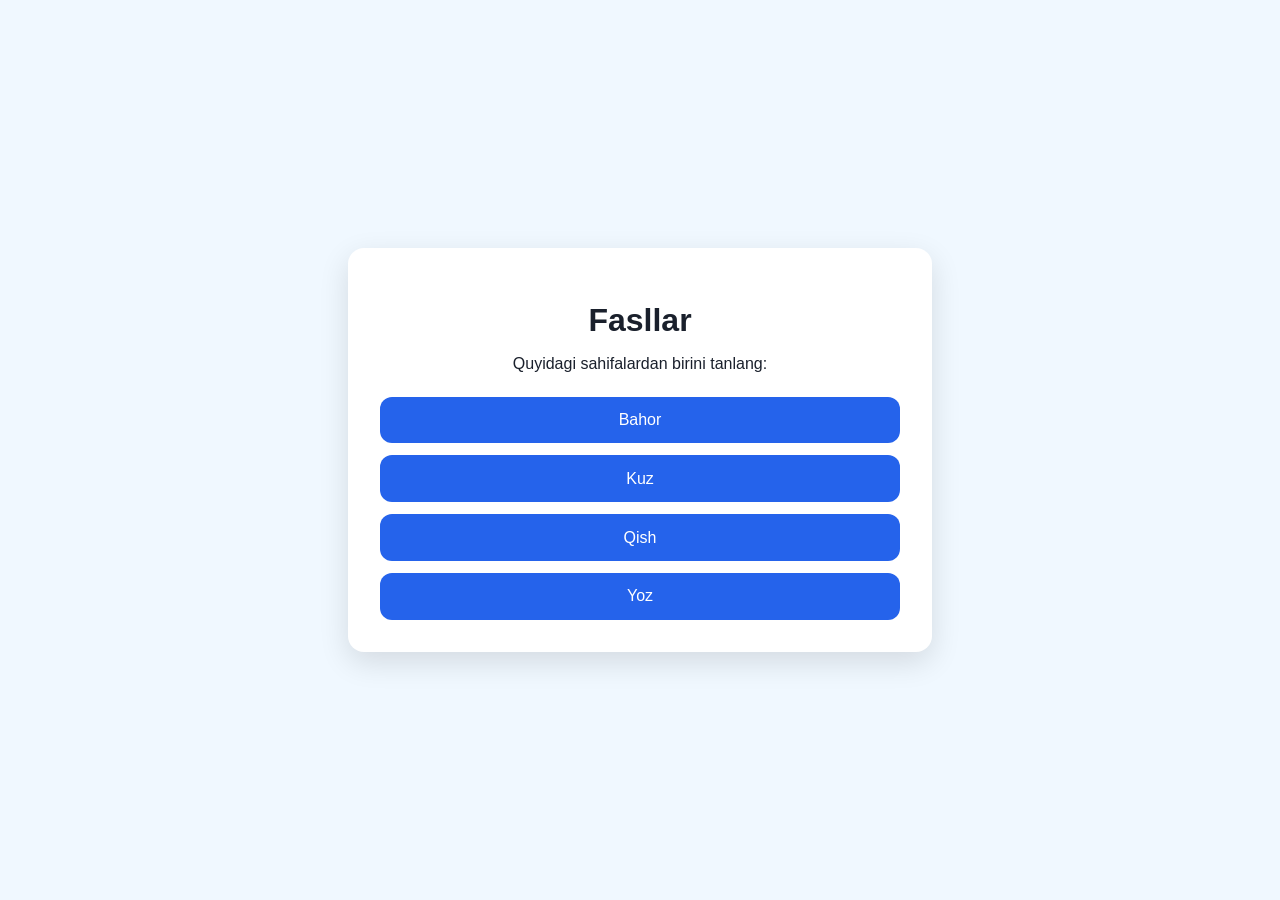
<file: index.html>
<!DOCTYPE html>
<html lang="uz">
<head>
  <meta charset="UTF-8" />
  <meta name="viewport" content="width=device-width, initial-scale=1.0" />
  <title>Fasllar</title>
  <style>
    body {
      font-family: Arial, sans-serif;
      min-height: 100vh;
      margin: 0;
      display: grid;
      place-items: center;
      background: #f0f8ff;
      color: #1a202c;
    }
    .container {
      text-align: center;
      padding: 2rem;
      border-radius: 1rem;
      box-shadow: 0 10px 30px rgba(0, 0, 0, 0.12);
      background: white;
      max-width: 520px;
      width: 100%;
    }
    h1 {
      margin-bottom: 1rem;
    }
    .links {
      display: grid;
      gap: 0.75rem;
      margin-top: 1.5rem;
    }
    .links a {
      display: block;
      padding: 0.9rem 1.1rem;
      border-radius: 0.75rem;
      text-decoration: none;
      color: #fff;
      background: #2563eb;
      transition: transform 0.2s ease, background 0.2s ease;
    }
    .links a:hover {
      transform: translateY(-1px);
      background: #1d4ed8;
    }
  </style>
</head>
<body>
  <div class="container">
    <h1>Fasllar</h1>
    <p>Quyidagi sahifalardan birini tanlang:</p>
    <div class="links">
      <a href="Bahor.html">Bahor</a>
      <a href="Kuz.html">Kuz</a>
      <a href="Qish.html">Qish</a>
      <a href="Yoz.html">Yoz</a>
    </div>
  </div>
</body>
</html>
</file>
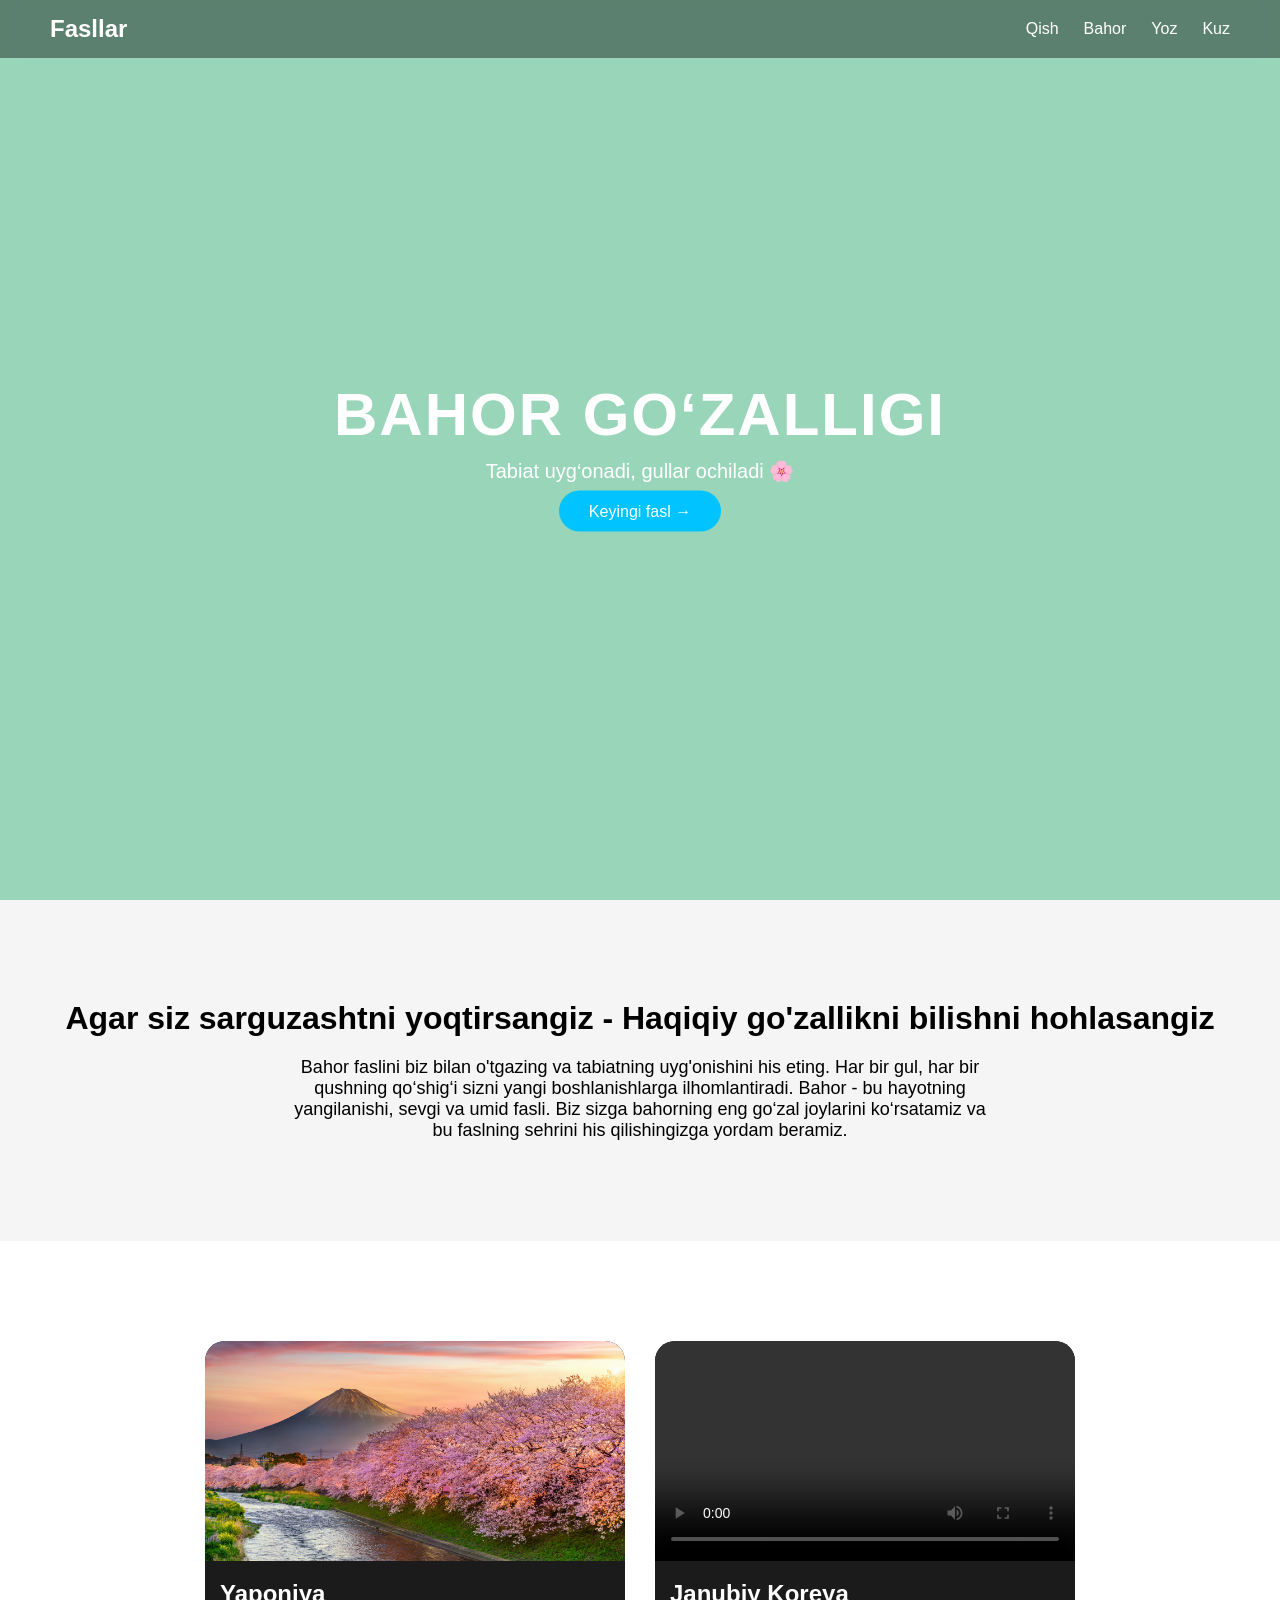
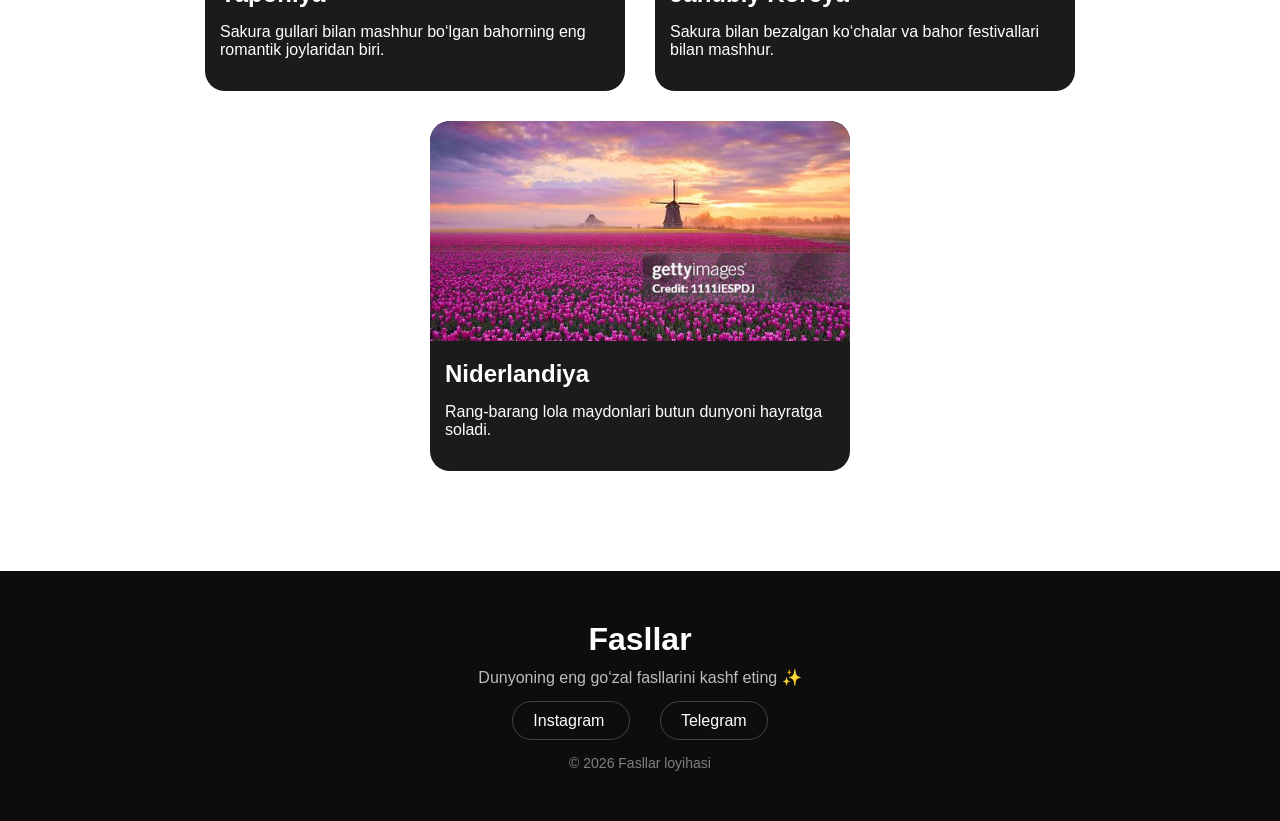
<file: Bahor.html>
<!DOCTYPE html>
<html lang="uz">
<head>
    <meta charset="UTF-8">
    <title>Bahor</title>
    <link rel="stylesheet" href="Bahor.css">
</head>
<body>
    <!-- NAV -->
    <nav>
        <div class="logo">Fasllar</div>
        <ul>
            <li><a href="Qish.html">Qish</a></li>
            <li><a href="Bahor.html">Bahor</a></li>
            <li><a href="Yoz.html">Yoz</a></li>
            <li><a href="Kuz.html">Kuz</a></li>
        </ul>
    </nav>

    <!-- HERO -->
    <main class="hero">

        <video autoplay muted loop class="bg-video">
            <source src="/video/spring.mp4" type="video/mp4">
        </video>

        <div class="overlay spring-overlay"></div>

        <div class="content">
            <h1>BAHOR GO‘ZALLIGI</h1>
            <p>Tabiat uyg‘onadi, gullar ochiladi 🌸</p>
            <a href="Yoz.html" class="btn">Keyingi fasl →</a>
        </div>

    </main>

    <!-- SECTION -->
    <section class="info">
        <h2>Agar siz sarguzashtni yoqtirsangiz - Haqiqiy go'zallikni bilishni hohlasangiz</h2>
        <p>
            Bahor faslini biz bilan o'tgazing va tabiatning uyg'onishini his eting.
             Har bir gul, har bir qushning qo‘shig‘i sizni yangi boshlanishlarga ilhomlantiradi. 
             Bahor - bu hayotning yangilanishi, sevgi va umid fasli. 
             Biz sizga bahorning eng go‘zal joylarini ko‘rsatamiz va bu faslning sehrini his qilishingizga yordam beramiz.
        </p>
    </section>

    <section id="places" class="places">

    <div class="card">
        <img src="/img/yaponiya.jpg" alt="Yaponiya">

        <h2>Yaponiya</h2>

        <p>
            Sakura gullari bilan mashhur bo‘lgan
            bahorning eng romantik joylaridan biri.
        </p>
    </div> 

    <div class="card">
        <video controls>
            <source src="/video/koreya.mp4" type="video/mp4">
        </video>

        <h2>Janubiy Koreya</h2>

        <p>
            Sakura bilan bezalgan ko‘chalar
            va bahor festivallari bilan mashhur.
        </p>
    </div>
    
    <div class="card">
        <img src="/img/niderlandiya.jpg" alt="Niderlandiya">

        <h2>Niderlandiya</h2>

        <p>
            Rang-barang lola maydonlari
            butun dunyoni hayratga soladi.
        </p>
    </div>

    </section>

    <!-- FOOTER -->
      <!-- FOOTER -->
  <footer>

        <h2>Fasllar</h2>

        <p>
            Dunyoning eng go‘zal fasllarini kashf eting ✨
        </p>

        <div class="socials">

            <a href="#">
                Instagram
            </a>

            <a href="#">
                Telegram
            </a>

        </div>

        <p class="copy">
            © 2026 Fasllar loyihasi
        </p>

    </footer>

</body>
</html>
</file>
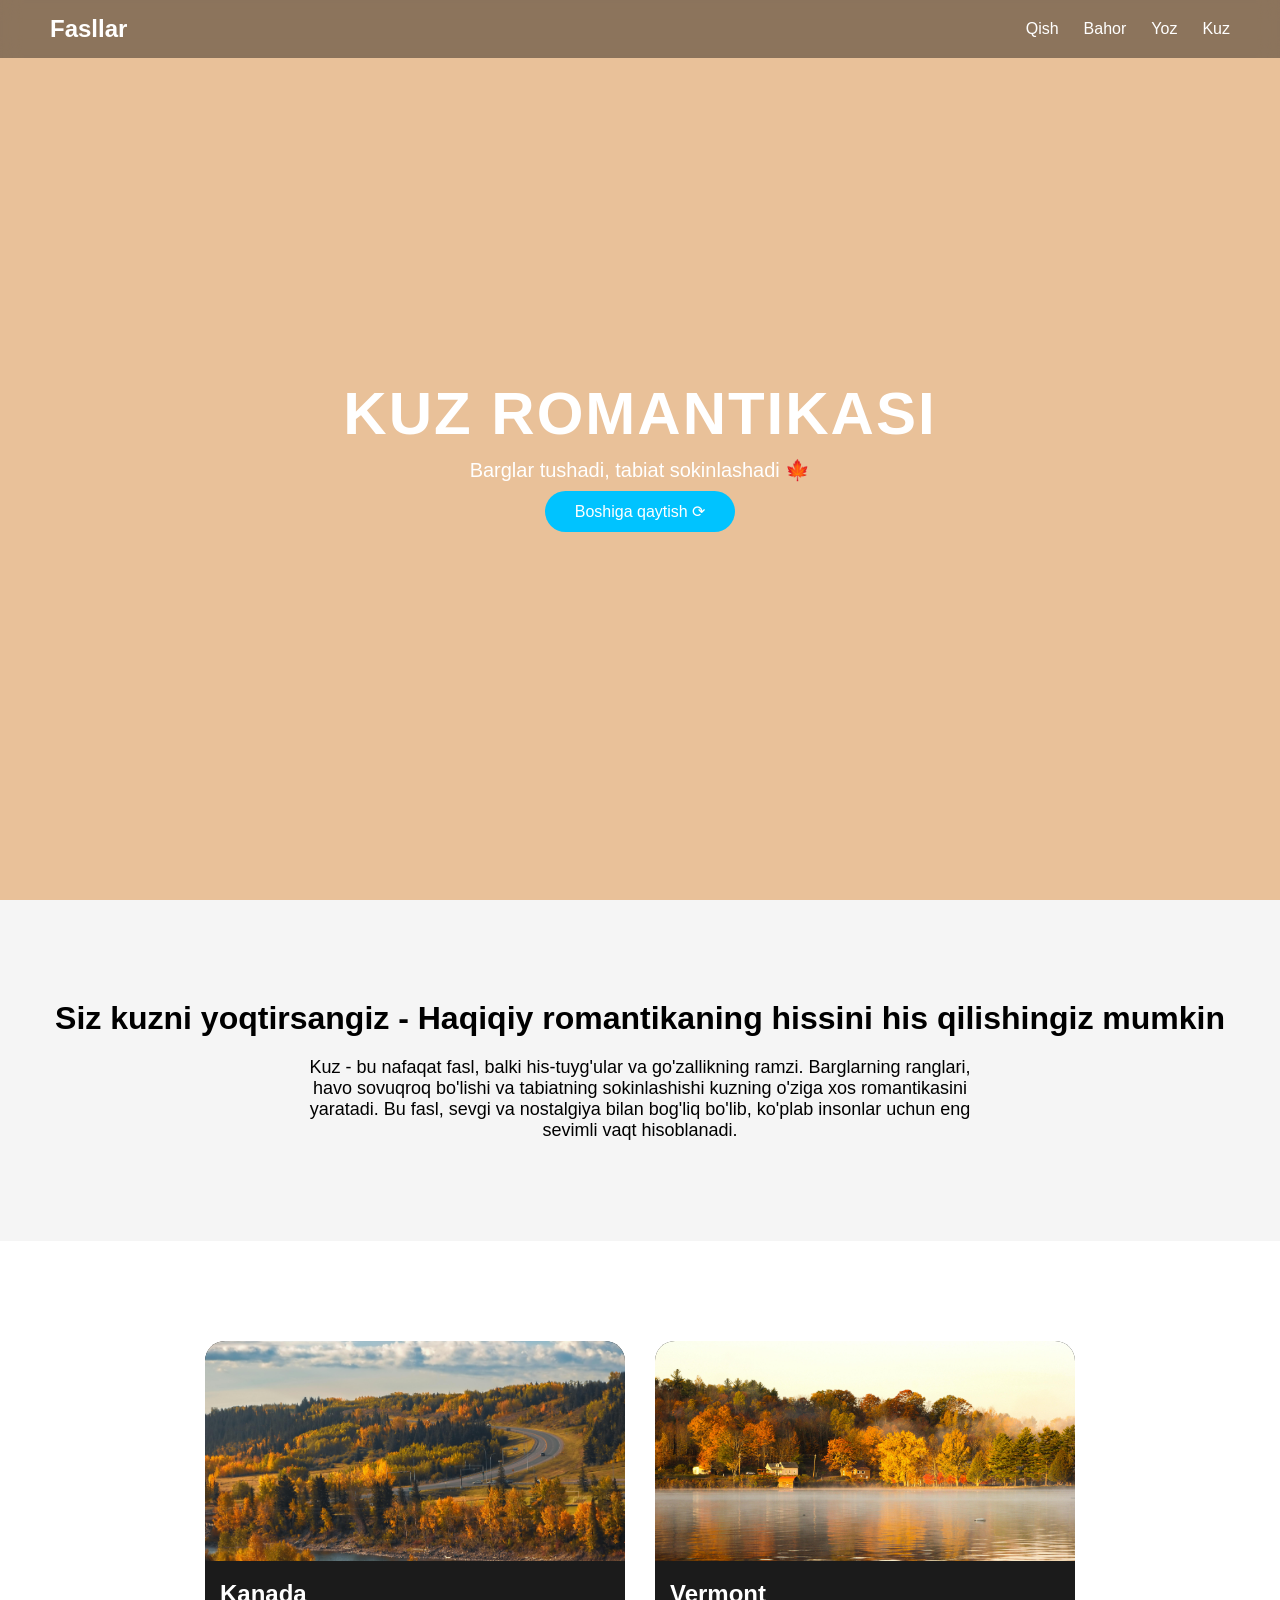
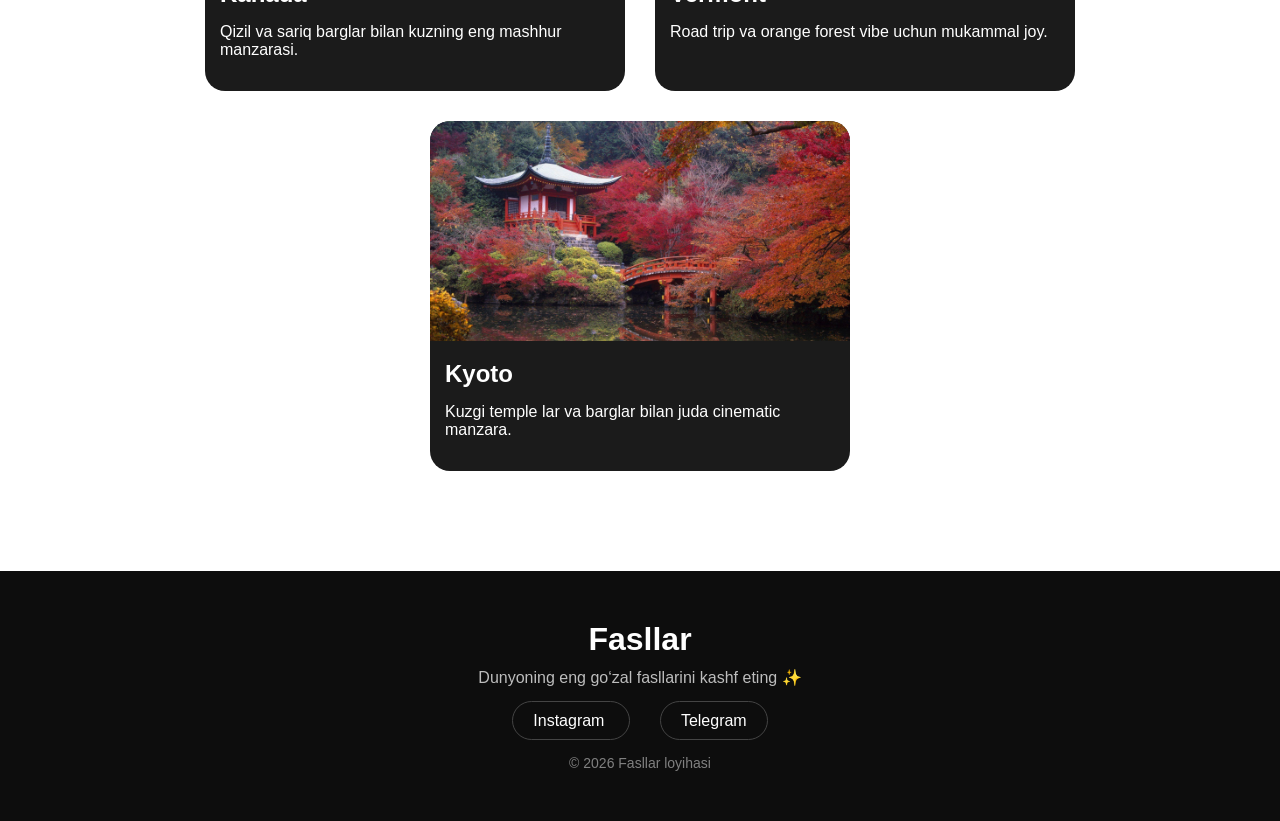
<file: Kuz.html>
<!DOCTYPE html>
<html lang="uz">
<head>
    <meta charset="UTF-8">
    <title>Kuz</title>
    <link rel="stylesheet" href="Kuz.css">
</head>
<body>

    <!-- NAV -->
    <nav>
        <div class="logo">Fasllar</div>
        <ul>
            <li><a href="Qish.html">Qish</a></li>
            <li><a href="Bahor.html">Bahor</a></li>
            <li><a href="Yoz.html">Yoz</a></li>
            <li><a href="Kuz.html">Kuz</a></li>
        </ul>
    </nav>

    <!-- HERO -->
    <main class="hero">

        <!-- VIDEO -->
        <video autoplay muted loop class="bg-video">
            <source src="/video/autumn.mp4" type="video/mp4">
        </video>

        <!-- KUZ RANG -->
        <div class="overlay autumn-overlay"></div>

        

        <!-- CONTENT -->
        <div class="content">
            <h1>KUZ ROMANTIKASI</h1>
            <p>Barglar tushadi, tabiat sokinlashadi 🍁</p>
            <a href="Qish.html" class="btn">Boshiga qaytish ⟳</a>
        </div>

    </main>

    <!-- SECTION -->
    <section class="info">
        <h2>Siz kuzni yoqtirsangiz - Haqiqiy romantikaning hissini his qilishingiz mumkin</h2>
        <p>
            Kuz - bu nafaqat fasl, balki his-tuyg'ular va go'zallikning ramzi. 
            Barglarning ranglari, havo sovuqroq bo'lishi va tabiatning sokinlashishi kuzning o'ziga xos romantikasini yaratadi.
            Bu fasl, sevgi va nostalgiya bilan bog'liq bo'lib, ko'plab insonlar uchun eng sevimli vaqt hisoblanadi.
        </p>
    </section>

    <section id="places" class="places">

        <div class="card">
            <img src="/img/kanada kuz.jpg" alt="Kanada">

            <h2>Kanada</h2>

            <p>
                Qizil va sariq barglar bilan
                kuzning eng mashhur manzarasi.
            </p>
        </div>

        <div class="card">
            <img src="/img/vermont.jpg" alt="Vermont">

            <h2>Vermont</h2>

            <p>
                Road trip va orange forest
                vibe uchun mukammal joy.
            </p>
        </div>

        <div class="card">
            <img src="/img/kiyota.jpg" alt="Kyoto">

            <h2>Kyoto</h2>

            <p>
                Kuzgi temple lar va barglar
                bilan juda cinematic manzara.
            </p>
        </div>

    </section>

    <!-- FOOTER -->
    <footer>

        <h2>Fasllar</h2>

        <p>
            Dunyoning eng go‘zal fasllarini kashf eting ✨
        </p>

        <div class="socials">

            <a href="#">
                Instagram
            </a>

            <a href="#">
                Telegram
            </a>

        </div>

        <p class="copy">
            © 2026 Fasllar loyihasi
        </p>

    </footer>

</body>
</html>
</file>
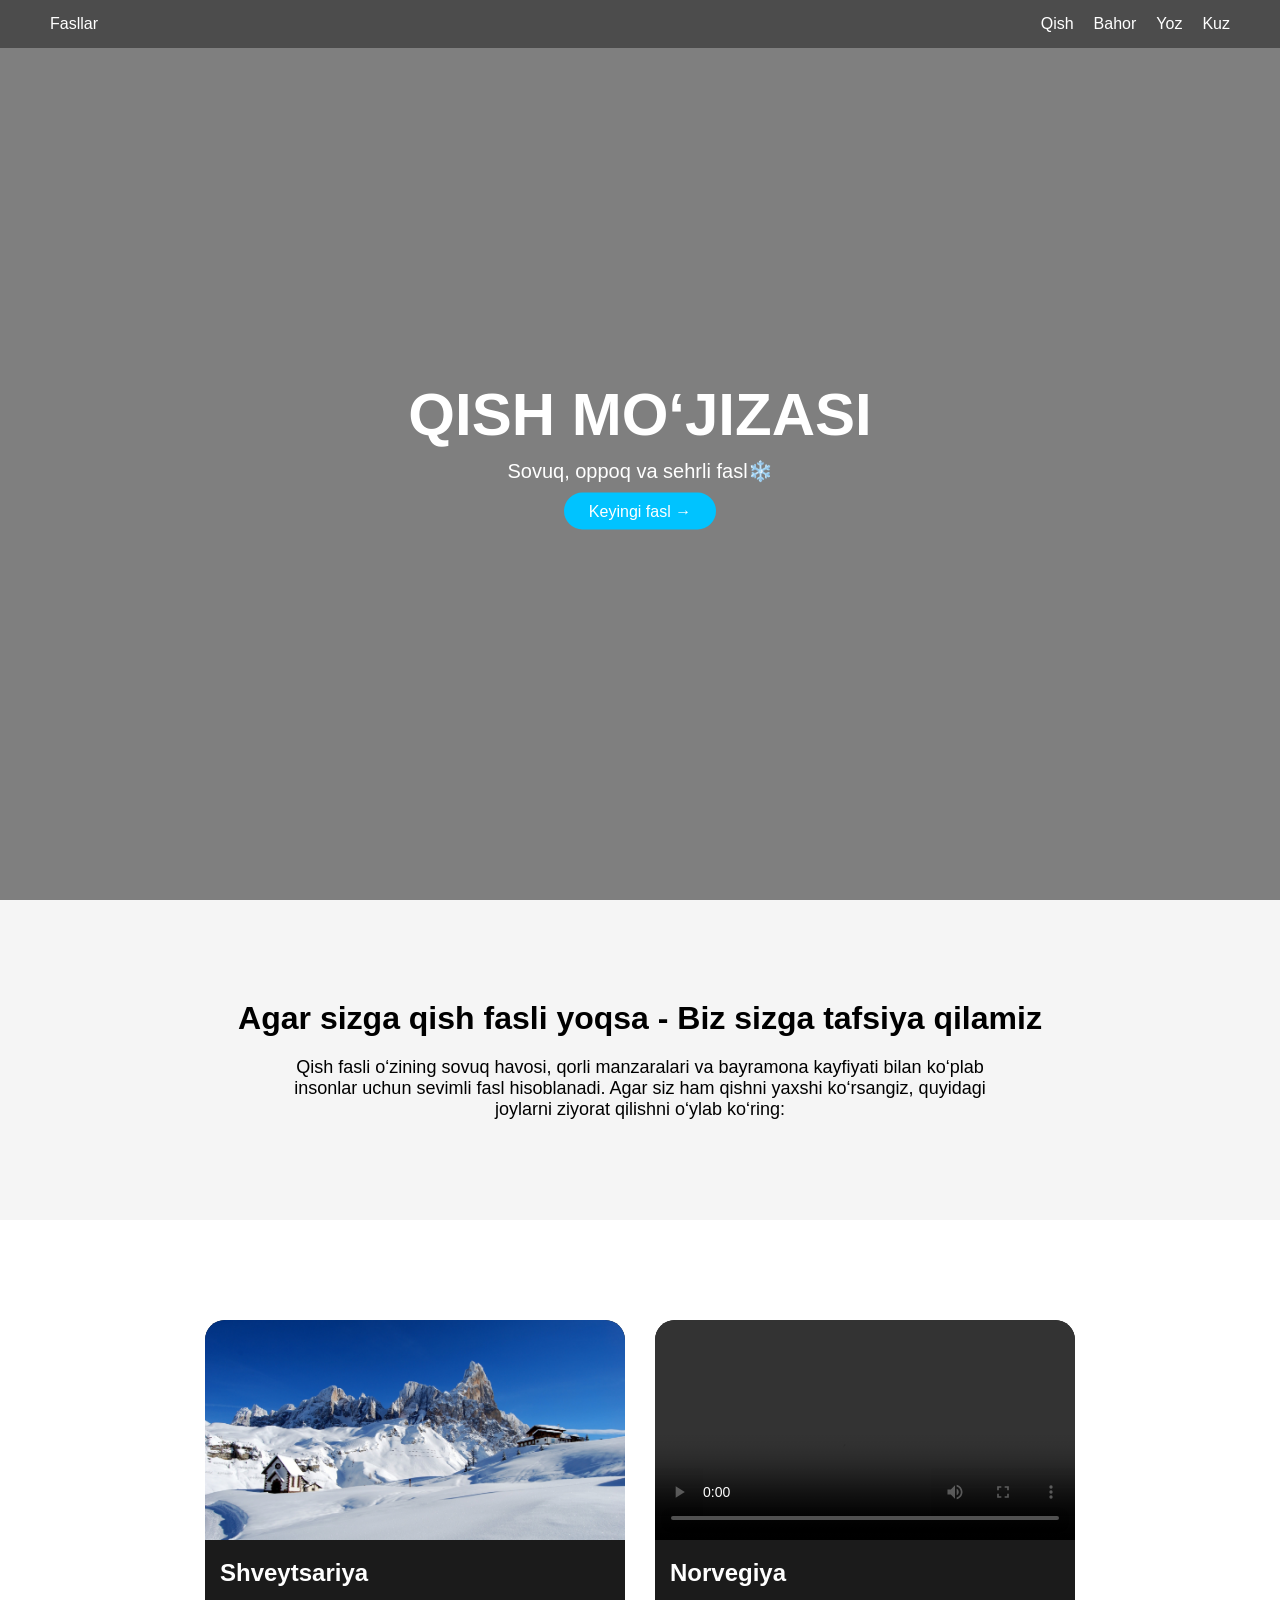
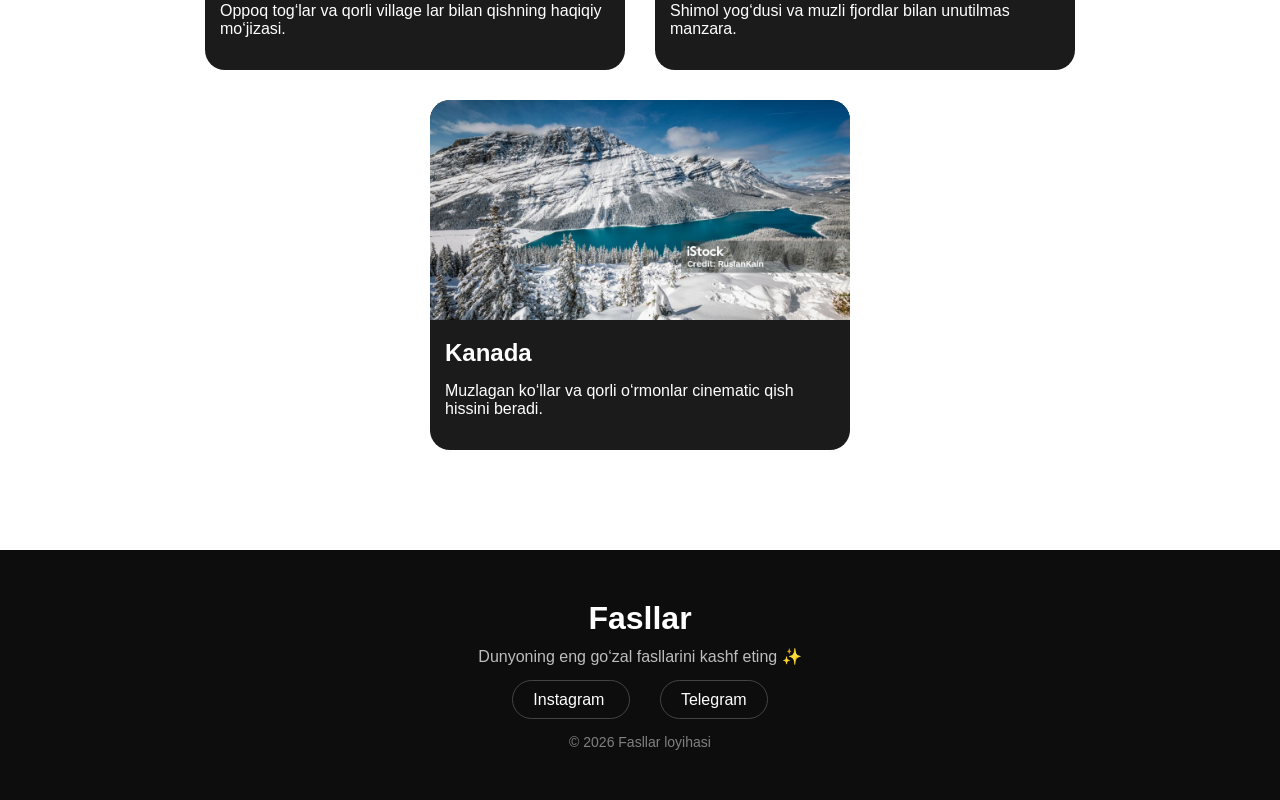
<file: Qish.html>
<!DOCTYPE html>
<html lang="uz">
<head>
    <meta charset="UTF-8">
    <title>Fasllar olami</title>
    <link rel="stylesheet" href="Qish.css">
</head>
<body>
  <!-- NAV -->
  <nav>
      <div class="logo">Fasllar</div>
      <ul>
          <li><a href="Qish.html">Qish</a></li>
          <li><a href="Bahor.html">Bahor</a></li>
          <li><a href="Yoz.html">Yoz</a></li>
          <li><a href="Kuz.html">Kuz</a></li>
      </ul>
  </nav>

  <!-- HERO -->
  <main class="hero">
      <video autoplay muted loop class="bg-video">
          <source src="/video/winter.mp4" type="video/mp4">
      </video>

      <div class="overlay"></div>

      <div class="content">
          <h1>QISH MO‘JIZASI</h1>
          <p>Sovuq, oppoq va sehrli fasl❄️</p>
          <a href="Bahor.html" class="btn">Keyingi fasl →</a>
      </div>
  </main>

  <!-- SECTION -->
  <section class="info">
      <h2>Agar sizga qish fasli yoqsa -
          Biz sizga tafsiya qilamiz  </h2> 
      <p>
            Qish fasli o‘zining sovuq havosi, qorli manzaralari 
            va bayramona kayfiyati bilan
            ko‘plab insonlar uchun sevimli fasl hisoblanadi.  Agar siz ham qishni yaxshi ko‘rsangiz, 
            quyidagi joylarni ziyorat qilishni o‘ylab ko‘ring:
          
      </p>
  </section>
  <section id="places" class="places">

        <div class="card">
            <img src="/img/alp toglari.jpg" alt="">

            <h2>Shveytsariya</h2>

            <p>
                Oppoq tog‘lar va qorli village lar bilan
                qishning haqiqiy mo‘jizasi.
            </p>
        </div>

        <div class="card">
            <video controls>
                <source src="/video/Narvegiya.mp4" type="video/mp4">
            </video>

            <h2>Norvegiya</h2>

            <p>
                Shimol yog‘dusi va muzli fjordlar
                bilan unutilmas manzara.
            </p>
        </div>

        <div class="card">
            <img src="/img/kanada.jpg" alt="">

            <h2>Kanada</h2>

            <p>
                Muzlagan ko‘llar va qorli o‘rmonlar
                cinematic qish hissini beradi.
            </p>
        </div>

  </section>

  <!-- FOOTER -->
  <footer>

        <h2>Fasllar</h2>

        <p>
            Dunyoning eng go‘zal fasllarini kashf eting ✨
        </p>

        <div class="socials">

            <a href="#">
                Instagram
            </a>

            <a href="#">
                Telegram
            </a>

        </div>

        <p class="copy">
            © 2026 Fasllar loyihasi
        </p>

    </footer>

</body>
</html>
</file>
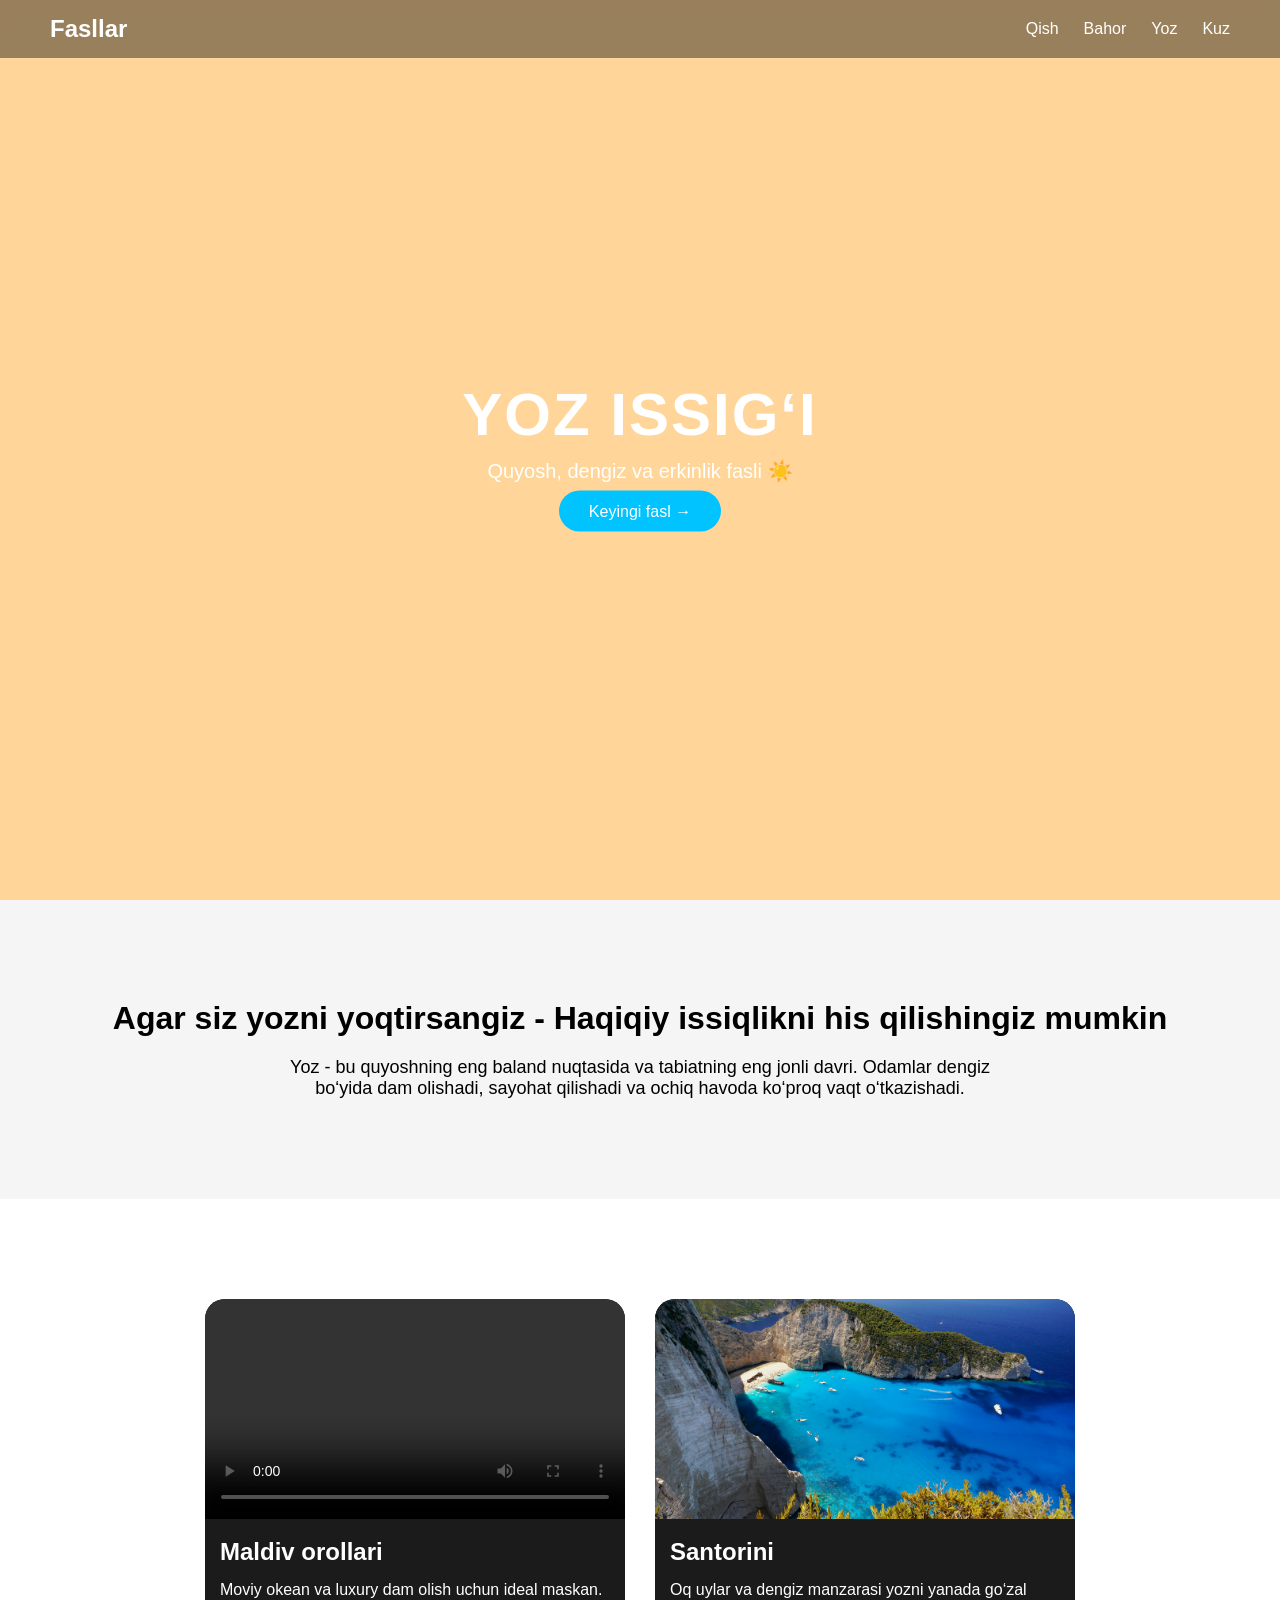
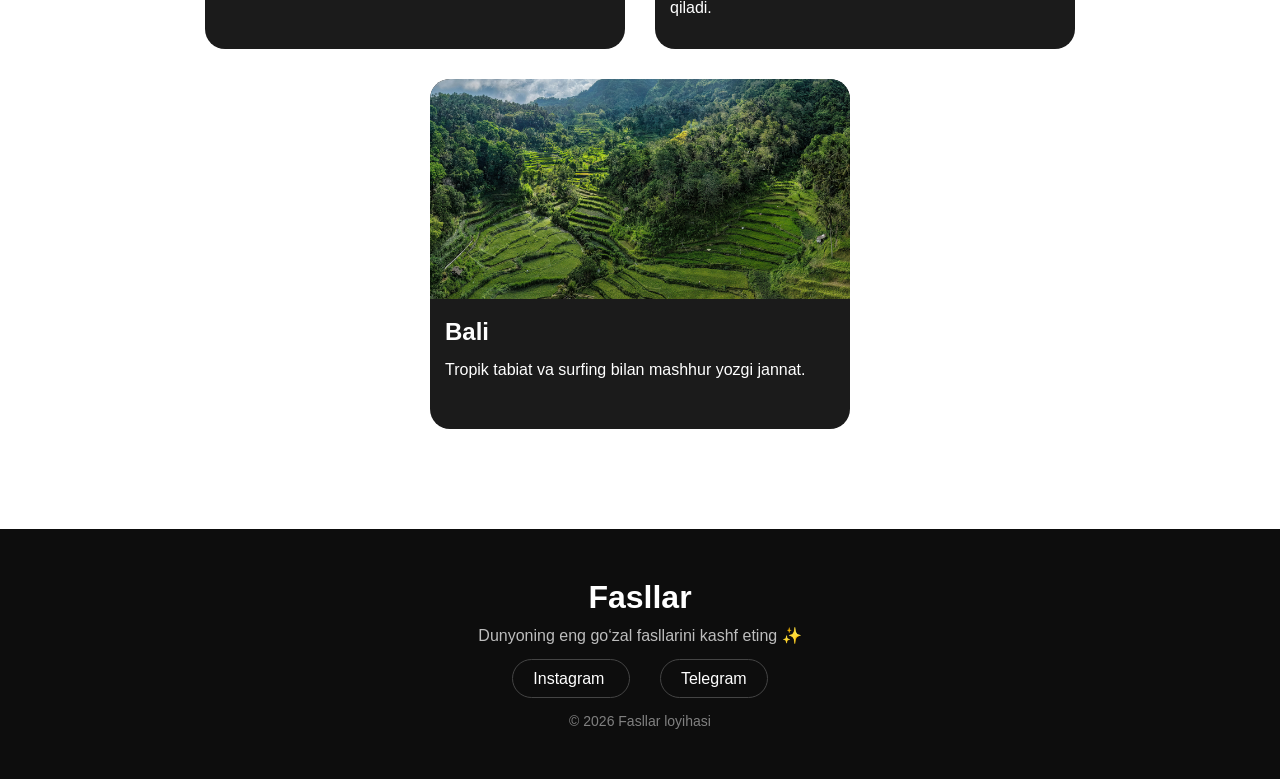
<file: Yoz.html>
<!DOCTYPE html>
<html lang="uz">
<head>
    <meta charset="UTF-8">
    <title>Yoz</title>
    <link rel="stylesheet" href="Yoz.css">
</head>
<body>

    <!-- NAV -->
    <nav>
        <div class="logo">Fasllar</div>
        <ul>
            <li><a href="Qish.html">Qish</a></li>
            <li><a href="Bahor.html">Bahor</a></li>
            <li><a href="Yoz.html">Yoz</a></li>
            <li><a href="Kuz.html">Kuz</a></li>
        </ul>
    </nav>

    <!-- HERO -->
    <main class="hero">

        <!-- VIDEO -->
        <video autoplay muted loop class="bg-video">
            <source src="/video/summer.mp4" type="video/mp4">
        </video>

        <!-- YOZ RANGI -->
        <div class="overlay summer-overlay"></div>

        <!-- CONTENT -->
        <div class="content">
            <h1>YOZ ISSIG‘I</h1>
            <p>Quyosh, dengiz va erkinlik fasli ☀️</p>
            <a href="Kuz.html" class="btn">Keyingi fasl →</a>
        </div>

    </main>

    <!-- SECTION -->
    <section class="info">
        <h2>Agar siz yozni yoqtirsangiz - Haqiqiy issiqlikni his qilishingiz mumkin</h2>
        <p>
            Yoz - bu quyoshning eng baland nuqtasida
            va tabiatning eng jonli davri. Odamlar
            dengiz bo‘yida dam olishadi, sayohat qilishadi
            va ochiq havoda ko‘proq vaqt o‘tkazishadi.
        </p>
    </section>

    <section id="places" class="places">

        <div class="card">
            <video controls>
                <source src="/video/moldiv.mp4" type="video/mp4">
            </video>

            <h2>Maldiv orollari</h2>

            <p>
                Moviy okean va luxury dam olish
                uchun ideal maskan.
            </p>
        </div>

        <div class="card">
            <img src="/img/gretsiya.jpg" alt="">

            <h2>Santorini</h2>

            <p>
                Oq uylar va dengiz manzarasi
                yozni yanada go‘zal qiladi.
            </p>
        </div>

        <div class="card">
            <img src="/img/bali.jpg" alt="Bali">

            <h2>Bali</h2>

            <p>
                Tropik tabiat va surfing
                bilan mashhur yozgi jannat.
            </p>
        </div>

    </section>

      <!-- FOOTER -->
  <footer>

        <h2>Fasllar</h2>

        <p>
            Dunyoning eng go‘zal fasllarini kashf eting ✨
        </p>

        <div class="socials">

            <a href="#">
                Instagram
            </a>

            <a href="#">
                Telegram
            </a>

        </div>

        <p class="copy">
            © 2026 Fasllar loyihasi
        </p>

    </footer>

</body>
</html>
</file>
<file: Bahor.css>
/* RESET */
* {
    margin: 0;
    padding: 0;
    box-sizing: border-box;
    font-family: Arial, sans-serif;
}

/* BODY */
body {
    overflow-x: hidden;
}

/* NAVBAR */
nav {
    position: fixed;
    width: 100%;
    display: flex;
    justify-content: space-between;
    align-items: center;
    padding: 15px 50px;
    background: rgba(0,0,0,0.4);
    backdrop-filter: blur(10px);
    color: white;
    z-index: 1000;
}

.logo {
    font-size: 24px;
    font-weight: bold;
}

nav ul {
    display: flex;
    list-style: none;
}

nav ul li {
    margin-left: 25px;
}

nav ul li a {
    text-decoration: none;
    color: white;
    font-size: 16px;
    transition: 0.3s;
    position: relative;
}

/* underline animation */
nav ul li a::after {
    content: "";
    position: absolute;
    width: 0%;
    height: 2px;
    left: 0;
    bottom: -5px;
    background: #00c3ff;
    transition: 0.3s;
}

nav ul li a:hover::after {
    width: 100%;
}

nav ul li a:hover {
    color: #00c3ff;
}

/* HERO */
.hero {
    height: 100vh;
    position: relative;
}

/* VIDEO */
.bg-video {
    position: absolute;
    width: 100%;
    height: 100%;
    object-fit: cover;
}

/* OVERLAY GENERAL */
.overlay {
    position: absolute;
    width: 100%;
    height: 100%;
}

/* FASL RANGLARI */
.winter-overlay {
    background: rgba(0, 100, 200, 0.4);
}

.spring-overlay {
    background: rgba(0, 150, 80, 0.4);
}

.summer-overlay {
    background: rgba(255, 150, 0, 0.4);
}

.autumn-overlay {
    background: rgba(200, 100, 0, 0.4);
}

/* CONTENT */
.content {
    position: relative;
    color: white;
    text-align: center;
    top: 50%;
    transform: translateY(-50%);
    animation: fadeIn 2s ease;
}

.content h1 {
    font-size: 60px;
    margin-bottom: 10px;
    letter-spacing: 2px;
}

.content p {
    font-size: 20px;
    margin-bottom: 20px;
}

/* BUTTON */
.btn {
    padding: 12px 30px;
    background: #00c3ff;
    color: white;
    text-decoration: none;
    border-radius: 25px;
    transition: 0.3s;
}

.btn:hover {
    background: #0099cc;
    transform: scale(1.1);
}

/* SECTION */
.info {
    padding: 100px 50px;
    text-align: center;
    background: #f5f5f5;
}

.info h2 {
    font-size: 32px;
    margin-bottom: 20px;
}

.info p {
    font-size: 18px;
    max-width: 700px;
    margin: auto;
}

/* FOOTER */
footer {
    background: #0d0d0d;
    color: white;
    text-align: center;
    padding: 50px 20px;
}

footer h2 {
    font-size: 32px;
    margin-bottom: 10px;
}

footer p {
    color: #bdbdbd;
}

/* SOCIAL LINKS */
.socials {
    margin-top: 25px;
    margin-bottom: 25px;
}

.socials a {
    text-decoration: none;
    color: white;
    margin: 0 15px;
    padding: 10px 20px;
    border: 1px solid #444;
    border-radius: 30px;
    transition: 0.3s;
}

/* HOVER */
.socials a:hover {
    background: #00c3ff;
    border-color: #00c3ff;
    transform: translateY(-5px);
}

/* COPYRIGHT */
.copy {
    margin-top: 20px;
    font-size: 14px;
    color: gray;
}

/* ANIMATION */
@keyframes fadeIn {
    from {
        opacity: 0;
        transform: translateY(-40%);
    }
    to {
        opacity: 1;
        transform: translateY(-50%);
    }
}

/* 🌸 GULLAR (BAHOR) */
.flower {
    position: absolute;
    top: -50px;
    font-size: 20px;
    animation: fall 10s linear infinite;
}

/* ❄️ QOR (QISH) */
.snow {
    position: absolute;
    top: -50px;
    color: white;
    font-size: 14px;
    animation: fall 12s linear infinite;
}

/* 🍂 BARG (KUZ) */
.leaf {
    position: absolute;
    top: -50px;
    font-size: 18px;
    animation: fall 8s linear infinite;
}

/* UNIVERSAL FALL */
@keyframes fall {
    to {
        transform: translateY(110vh);
    }
}

/* RESPONSIVE */
@media (max-width: 768px) {

    nav {
        padding: 10px 20px;
    }

    .content h1 {
        font-size: 35px;
    }

    .content p {
        font-size: 16px;
    }

    nav ul li {
        margin-left: 15px;
    }

}


.places {
    padding: 100px 50px;
    background: white;
    display: flex;
    gap: 30px;
    justify-content: center;
    flex-wrap: wrap;
}

.card {
    width: 420px;
    height: 350px;
    background: #1b1b1b;
    border-radius: 20px;
    overflow: hidden;
    color: white;
    transition: 0.4s;
}

.card img {
    width: 100%;
    height: 220px;
    object-fit: cover;
}

.card:hover {
    transform: translateY(-10px);
}

.card video {
    width: 100%;
    height: 220px;
    object-fit: cover;
}

.card h2 {
    padding: 15px;
}

.card p {
    padding: 0 15px 20px;
}
</file>
<file: Kuz.css>
/* RESET */
* {
    margin: 0;
    padding: 0;
    box-sizing: border-box;
    font-family: Arial, sans-serif;
}

/* BODY */
body {
    overflow-x: hidden;
}

/* NAVBAR */
nav {
    position: fixed;
    width: 100%;
    display: flex;
    justify-content: space-between;
    align-items: center;
    padding: 15px 50px;
    background: rgba(0,0,0,0.4);
    backdrop-filter: blur(10px);
    color: white;
    z-index: 1000;
}

.logo {
    font-size: 24px;
    font-weight: bold;
}

/* NAV LINKS */
nav ul {
    display: flex;
    list-style: none;
}

nav ul li {
    margin-left: 25px;
}

nav ul li a {
    text-decoration: none;
    color: white;
    font-size: 16px;
    position: relative;
    transition: 0.3s;
}

/* underline animation */
nav ul li a::after {
    content: "";
    position: absolute;
    width: 0%;
    height: 2px;
    left: 0;
    bottom: -5px;
    background: #00c3ff;
    transition: 0.3s;
}

nav ul li a:hover::after {
    width: 100%;
}

nav ul li a:hover {
    color: #00c3ff;
}

/* HERO */
.hero {
    height: 100vh;
    position: relative;
    overflow: hidden;
}

/* VIDEO */
.bg-video {
    position: absolute;
    width: 100%;
    height: 100%;
    object-fit: cover;
}

/* OVERLAY */
.overlay {
    position: absolute;
    width: 100%;
    height: 100%;
}

/* FASLLAR RANGLARI */
.winter-overlay {
    background: rgba(0, 100, 200, 0.4);
}

.spring-overlay {
    background: rgba(0, 150, 80, 0.4);
}

.summer-overlay {
    background: rgba(255, 150, 0, 0.4);
}

.autumn-overlay {
    background: rgba(200, 100, 0, 0.4);
}

/* CONTENT */
.content {
    position: relative;
    color: white;
    text-align: center;
    top: 50%;
    transform: translateY(-50%);
    animation: fadeIn 2s ease;
}

.content h1 {
    font-size: 60px;
    margin-bottom: 10px;
    letter-spacing: 2px;
}

.content p {
    font-size: 20px;
    margin-bottom: 20px;
}

/* BUTTON */
.btn {
    padding: 12px 30px;
    background: #00c3ff;
    color: white;
    text-decoration: none;
    border-radius: 25px;
    transition: 0.3s;
}

.btn:hover {
    background: #0099cc;
    transform: scale(1.1);
}

/* SECTION */
.info {
    padding: 100px 50px;
    text-align: center;
    background: #f5f5f5;
}

.info h2 {
    font-size: 32px;
    margin-bottom: 20px;
}

.info p {
    font-size: 18px;
    max-width: 700px;
    margin: auto;
}

/* FOOTER */
footer {
    background: #0d0d0d;
    color: white;
    text-align: center;
    padding: 50px 20px;
}

footer h2 {
    font-size: 32px;
    margin-bottom: 10px;
}

footer p {
    color: #bdbdbd;
}

/* SOCIAL LINKS */
.socials {
    margin-top: 25px;
    margin-bottom: 25px;
}

.socials a {
    text-decoration: none;
    color: white;
    margin: 0 15px;
    padding: 10px 20px;
    border: 1px solid #444;
    border-radius: 30px;
    transition: 0.3s;
}

/* HOVER */
.socials a:hover {
    background: #00c3ff;
    border-color: #00c3ff;
    transform: translateY(-5px);
}

/* COPYRIGHT */
.copy {
    margin-top: 20px;
    font-size: 14px;
    color: gray;
}

/* ❄️ QOR (QISH) */
.snow {
    position: absolute;
    top: -50px;
    color: white;
    font-size: 14px;
    animation: snowFall 12s linear infinite;
}

@keyframes snowFall {
    to {
        transform: translateY(110vh);
    }
}

/* 🌸 GULLAR (BAHOR) */
.flower {
    position: absolute;
    top: -50px;
    font-size: 20px;
    animation: flowerFall 10s linear infinite;
}

@keyframes flowerFall {
    to {
        transform: translateY(110vh);
    }
}


/* ☀️ SUN (YOZ) */
.sun {
    position: absolute;
    top: 80px;
    right: 100px;
    width: 120px;
    height: 120px;
    background: radial-gradient(circle, #ffd700, #ff8c00);
    border-radius: 50%;
    box-shadow: 0 0 50px #ffd700;
    animation: pulse 3s infinite;
}

.places {
    padding: 100px 50px;
    background: white;
    display: flex;
    gap: 30px;
    justify-content: center;
    flex-wrap: wrap;
}

.card {
    width: 420px;
    height: 350px;
    background: #1b1b1b;
    border-radius: 20px;
    overflow: hidden;
    color: white;
    transition: 0.4s;
}

.card img {
    width: 100%;
    height: 220px;
    object-fit: cover;
}

.card:hover {
    transform: translateY(-10px);
}

.card video {
    width: 100%;
    height: 220px;
    object-fit: cover;
}

.card h2 {
    padding: 15px;
}

.card p {
    padding: 0 15px 20px;
}
</file>
<file: Qish.css>
* {
    margin: 0;
    padding: 0;
    box-sizing: border-box;
    font-family: Arial, sans-serif;
}

/* NAV */
nav {
    position: fixed;
    width: 100%;
    display: flex;
    justify-content: space-between;
    padding: 15px 50px;
    background: rgba(0,0,0,0.4);
    color: white;
    z-index: 1000;
}

nav ul {
    display: flex;
    list-style: none;
}

nav ul li {
    margin-left: 20px;
}

nav ul li a {
    text-decoration: none;
    color: white;
    transition: 0.3s;
}

nav ul li a:hover {
    color: #00c3ff;
}

/* HERO */
.hero {
    height: 100vh;
    position: relative;
}

.bg-video {
    position: absolute;
    width: 100%;
    height: 100%;
    object-fit: cover;
}

.overlay {
    position: absolute;
    width: 100%;
    height: 100%;
    background: rgba(0,0,0,0.5);
}

.content {
    position: relative;
    color: white;
    text-align: center;
    top: 50%;
    transform: translateY(-50%);
}

.content h1 {
    font-size: 60px;
    margin-bottom: 10px;
}

.content p {
    font-size: 20px;
    margin-bottom: 20px;
}

.btn {
    padding: 10px 25px;
    background: #00c3ff;
    color: white;
    text-decoration: none;
    border-radius: 20px;
    transition: 0.3s;
}

.btn:hover {
    background: #0099cc;
}

/* SECTION */

.info {
    padding: 100px 50px;
    text-align: center;
    background: #f5f5f5;
}

.info h2 {
    font-size: 32px;
    margin-bottom: 20px;
}

.info p {
    font-size: 18px;
    max-width: 700px;
    margin: auto;
}

/* FOOTER */
footer {
    background: #0d0d0d;
    color: white;
    text-align: center;
    padding: 50px 20px;
}

footer h2 {
    font-size: 32px;
    margin-bottom: 10px;
}

footer p {
    color: #bdbdbd;
}

/* SOCIAL LINKS */
.socials {
    margin-top: 25px;
    margin-bottom: 25px;
}

.socials a {
    text-decoration: none;
    color: white;
    margin: 0 15px;
    padding: 10px 20px;
    border: 1px solid #444;
    border-radius: 30px;
    transition: 0.3s;
}

/* HOVER */
.socials a:hover {
    background: #00c3ff;
    border-color: #00c3ff;
    transform: translateY(-5px);
}

/* COPYRIGHT */
.copy {
    margin-top: 20px;
    font-size: 14px;
    color: gray;
}

.places {
    padding: 100px 50px;
    background: white;
    display: flex;
    gap: 30px;
    justify-content: center;
    flex-wrap: wrap;
}

.card {
    width: 420px;
    height: 350px;
    background: #1b1b1b;
    border-radius: 20px;
    overflow: hidden;
    color: white;
    transition: 0.4s;
}

.card img {
    width: 100%;
    height: 220px;
    object-fit: cover;
}

.card:hover {
    transform: translateY(-10px);
}

.card video {
    width: 100%;
    height: 220px;
    object-fit: cover;
}

.card h2 {
    padding: 15px;
}

.card p {
    padding: 0 15px 20px;
}
</file>
<file: Yoz.css>
/* RESET */
* {
    margin: 0;
    padding: 0;
    box-sizing: border-box;
    font-family: Arial, sans-serif;
}

/* BODY */
body {
    overflow-x: hidden;
}

/* NAVBAR */
nav {
    position: fixed;
    width: 100%;
    display: flex;
    justify-content: space-between;
    align-items: center;
    padding: 15px 50px;
    background: rgba(0,0,0,0.4);
    backdrop-filter: blur(10px);
    color: white;
    z-index: 1000;
}

.logo {
    font-size: 24px;
    font-weight: bold;
}

/* NAV LINKS */
nav ul {
    display: flex;
    list-style: none;
}

nav ul li {
    margin-left: 25px;
}

nav ul li a {
    text-decoration: none;
    color: white;
    font-size: 16px;
    position: relative;
    transition: 0.3s;
}

/* underline animation */
nav ul li a::after {
    content: "";
    position: absolute;
    width: 0%;
    height: 2px;
    left: 0;
    bottom: -5px;
    background: #00c3ff;
    transition: 0.3s;
}

nav ul li a:hover::after {
    width: 100%;
}

nav ul li a:hover {
    color: #00c3ff;
}

/* HERO */
.hero {
    height: 100vh;
    position: relative;
    overflow: hidden;
}

/* VIDEO */
.bg-video {
    position: absolute;
    width: 100%;
    height: 100%;
    object-fit: cover;
}

/* OVERLAY */
.overlay {
    position: absolute;
    width: 100%;
    height: 100%;
}

/* FASLLAR RANGI */
.winter-overlay {
    background: rgba(0, 100, 200, 0.4);
}

.spring-overlay {
    background: rgba(0, 150, 80, 0.4);
}

.summer-overlay {
    background: rgba(255, 150, 0, 0.4);
}

.autumn-overlay {
    background: rgba(200, 100, 0, 0.4);
}

/* CONTENT */
.content {
    position: relative;
    color: white;
    text-align: center;
    top: 50%;
    transform: translateY(-50%);
    animation: fadeIn 2s ease;
}

.content h1 {
    font-size: 60px;
    margin-bottom: 10px;
    letter-spacing: 2px;
}

.content p {
    font-size: 20px;
    margin-bottom: 20px;
}

/* BUTTON */
.btn {
    padding: 12px 30px;
    background: #00c3ff;
    color: white;
    text-decoration: none;
    border-radius: 25px;
    transition: 0.3s;
}

.btn:hover {
    background: #0099cc;
    transform: scale(1.1);
}

/* SECTION */
.info {
    padding: 100px 50px;
    text-align: center;
    background: #f5f5f5;
}

.info h2 {
    font-size: 32px;
    margin-bottom: 20px;
}

.info p {
    font-size: 18px;
    max-width: 700px;
    margin: auto;
}

/* FOOTER */
footer {
    background: #0d0d0d;
    color: white;
    text-align: center;
    padding: 50px 20px;
}

footer h2 {
    font-size: 32px;
    margin-bottom: 10px;
}

footer p {
    color: #bdbdbd;
}

/* SOCIAL LINKS */
.socials {
    margin-top: 25px;
    margin-bottom: 25px;
}

.socials a {
    text-decoration: none;
    color: white;
    margin: 0 15px;
    padding: 10px 20px;
    border: 1px solid #444;
    border-radius: 30px;
    transition: 0.3s;
}

/* HOVER */
.socials a:hover {
    background: #00c3ff;
    border-color: #00c3ff;
    transform: translateY(-5px);
}

/* COPYRIGHT */
.copy {
    margin-top: 20px;
    font-size: 14px;
    color: gray;
}

/* FADE ANIMATION */
@keyframes fadeIn {
    from {
        opacity: 0;
        transform: translateY(-40%);
    }
    to {
        opacity: 1;
        transform: translateY(-50%);
    }
}

/* ❄️ QOR (QISH) */
.snow {
    position: absolute;
    top: -50px;
    color: white;
    font-size: 14px;
    animation: fall 12s linear infinite;
}

/* 🌸 GULLAR (BAHOR) */
.flower {
    position: absolute;
    top: -50px;
    font-size: 20px;
    animation: fall 10s linear infinite;
}

/* 🍂 BARG (KUZ) */
.leaf {
    position: absolute;
    top: -50px;
    font-size: 18px;
    animation: fall 8s linear infinite;
}

/* UNIVERSAL FALL */
@keyframes fall {
    to {
        transform: translateY(110vh);
    }
}



/* SUN ANIMATION */
@keyframes pulse {
    0% {
        transform: scale(1);
        box-shadow: 0 0 40px #ffd700;
    }
    50% {
        transform: scale(1.1);
        box-shadow: 0 0 70px #ffae00;
    }
    100% {
        transform: scale(1);
        box-shadow: 0 0 40px #ffd700;
    }
}

/* 🌊 WAVE (YOZ) */
.wave {
    position: absolute;
    bottom: 0;
    width: 100%;
    height: 120px;
    background: rgba(0, 150, 255, 0.5);
    border-radius: 50% 50% 0 0;
    animation: waveMove 4s infinite linear;
}

@keyframes waveMove {
    0% { transform: translateX(0); }
    50% { transform: translateX(-50px); }
    100% { transform: translateX(0); }
}
/* RESPONSIVE */
@media (max-width: 768px) {

    nav {
        padding: 10px 20px;
    }

    .content h1 {
        font-size: 35px;
    }

    .content p {
        font-size: 16px;
    }

    nav ul li {
        margin-left: 15px;
    }

}


.places {
    padding: 100px 50px;
    background: white;
    display: flex;
    gap: 30px;
    justify-content: center;
    flex-wrap: wrap;
}

.card {
    width: 420px;
    height: 350px;
    background: #1b1b1b;
    border-radius: 20px;
    overflow: hidden;
    color: white;
    transition: 0.4s;
}

.card img {
    width: 100%;
    height: 220px;
    object-fit: cover;
}

.card:hover {
    transform: translateY(-10px);
}

.card video {
    width: 100%;
    height: 220px;
    object-fit: cover;
}

.card h2 {
    padding: 15px;
}

.card p {
    padding: 0 15px 20px;
}
</file>
